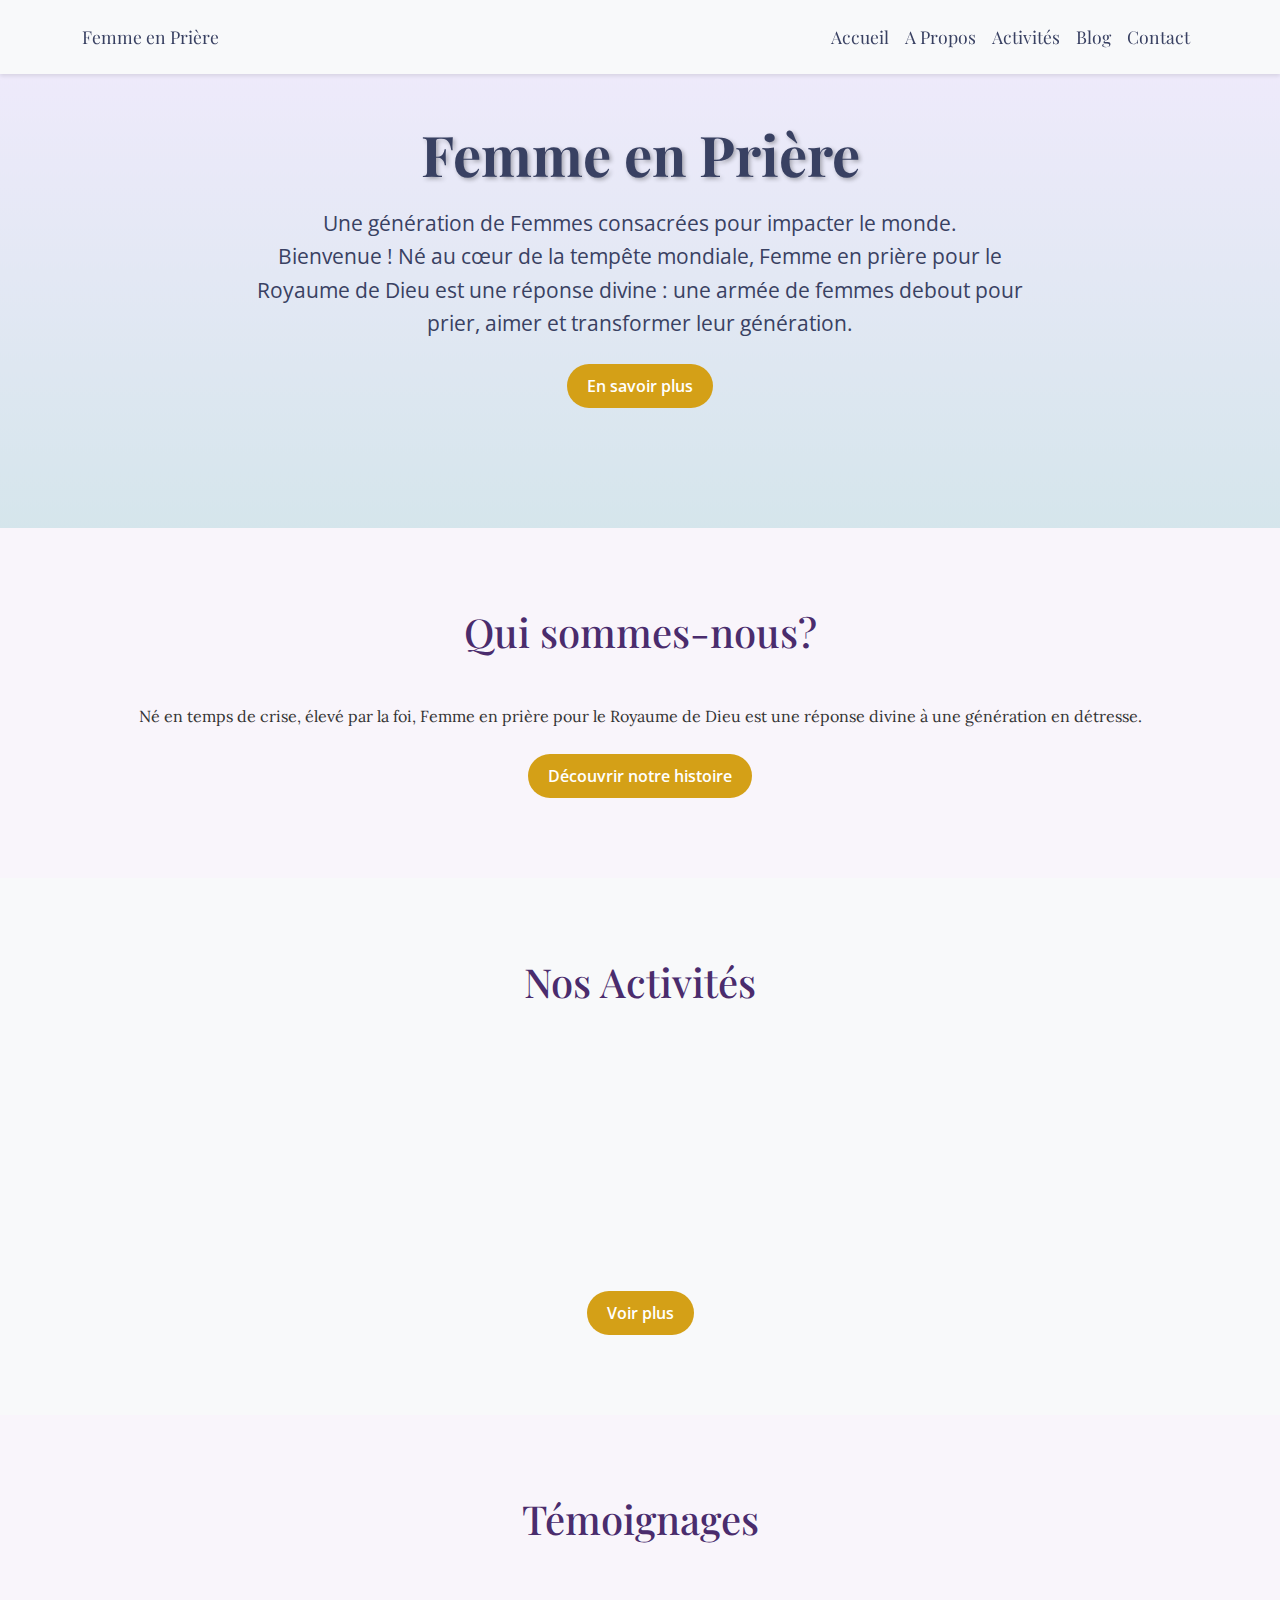
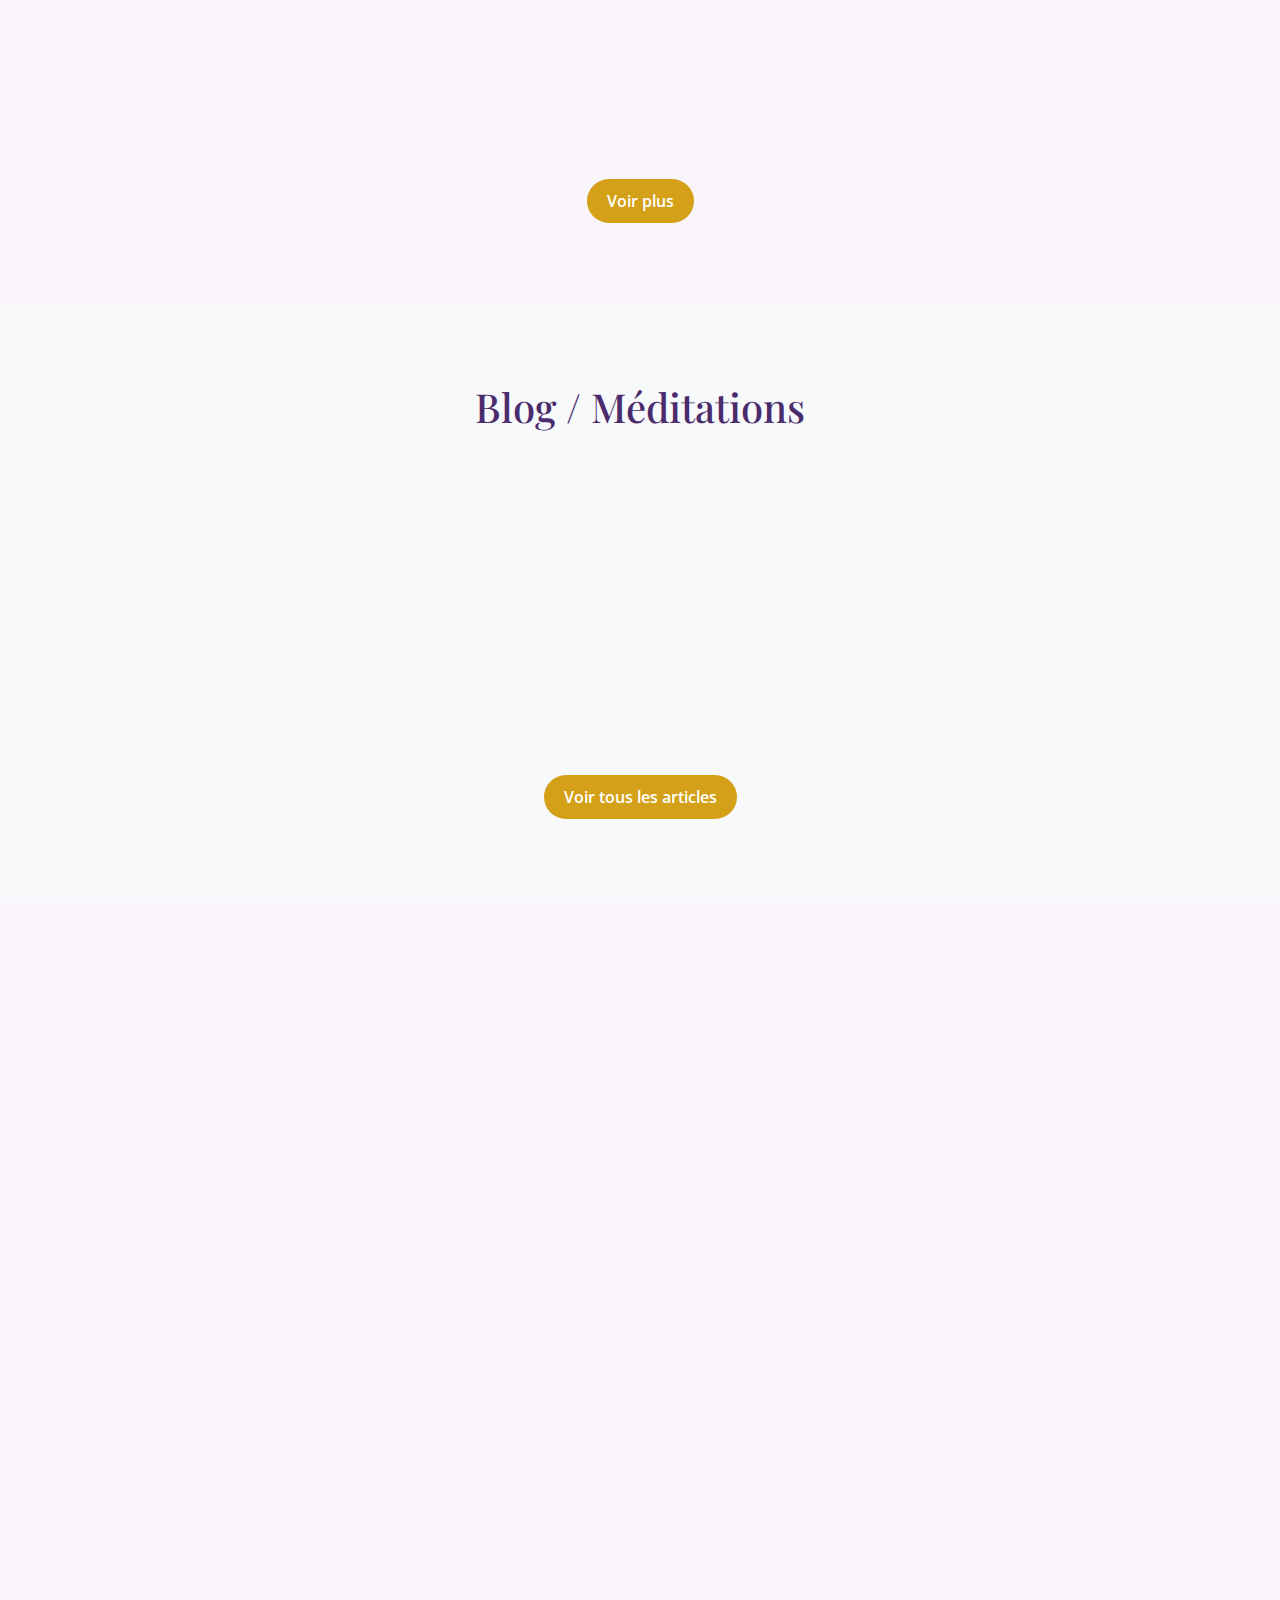
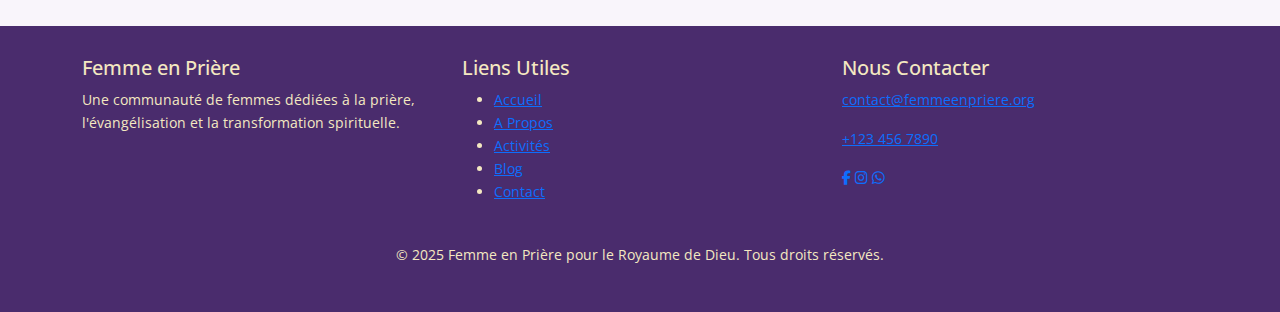
<file: index.html>
<!DOCTYPE html>
<html lang="fr">
<head>
    <meta charset="UTF-8">
    <meta name="viewport" content="width=device-width, initial-scale=1.0">
    <title>Femme en Prière</title>
    <!-- Bootstrap CSS -->
    <link href="https://cdn.jsdelivr.net/npm/bootstrap@5.3.2/dist/css/bootstrap.min.css" rel="stylesheet">
    <!-- Google Fonts -->
    <link href="https://fonts.googleapis.com/css2?family=Playfair+Display:wght@400;700&family=Lora:wght@400;700&family=Open+Sans:wght@300;400;600&display=swap" rel="stylesheet">
    <!-- Font Awesome for social media icons -->
    <link href="https://cdnjs.cloudflare.com/ajax/libs/font-awesome/6.4.2/css/all.min.css" rel="stylesheet">
    <!-- Custom CSS -->
    <link href="styles.css" rel="stylesheet">
</head>
<body>
    <!-- Navigation -->
    <nav class="navbar navbar-expand-lg navbar-light bg-light fixed-top">
        <div class="container">
            <a class="navbar-brand" href="#">Femme en Prière</a>
            <button class="navbar-toggler" type="button" data-bs-toggle="collapse" data-bs-target="#navbarNav" aria-controls="navbarNav" aria-expanded="false" aria-label="Toggle navigation">
                <span class="navbar-toggler-icon"></span>
            </button>
            <div class="collapse navbar-collapse" id="navbarNav">
                <ul class="navbar-nav ms-auto">
                    <li class="nav-item">
                        <a class="nav-link" href="#home">Accueil</a>
                    </li>
                    <li class="nav-item">
                        <a class="nav-link" href="#about">A Propos</a>
                    </li>
                    <li class="nav-item">
                        <a class="nav-link" href="#activities">Activités</a>
                    </li>
                    <li class="nav-item">
                        <a class="nav-link" href="#blog">Blog</a>
                    </li>
                    <li class="nav-item">
                        <a class="nav-link" href="#contact">Contact</a>
                    </li>
                </ul>
            </div>
        </div>
    </nav>

    <!-- Hero Section -->
    <section id="home" class="hero-section">
        <div class="container">
            <h1>Femme en Prière</h1>
            <p>Une génération de Femmes consacrées pour impacter le monde.</p>
            <p>Bienvenue ! Né au cœur de la tempête mondiale, Femme en prière pour le Royaume de Dieu est une réponse divine : une armée de femmes debout pour prier, aimer et transformer leur génération.</p>
            <a href="#about" class="btn btn-primary mt-4">En savoir plus</a>
        </div>
    </section>

    <!-- About Section -->
    <section id="about" class="section-padding">
        <div class="container animate-on-scroll">
            <h2 class="text-center mb-5">Qui sommes-nous?</h2>
            <p class="text-center">Né en temps de crise, élevé par la foi, Femme en prière pour le Royaume de Dieu est une réponse divine à une génération en détresse.</p>
            <div class="text-center mt-4">
                <a href="./about.html" class="btn btn-primary">Découvrir notre histoire</a>
            </div>
        </div>
    </section>

    <!-- Activities Section -->
    <section id="activities" class="section-padding bg-light">
        <div class="container">
            <h2 class="text-center mb-5">Nos Activités</h2>
            <div class="row">
                <div class="col-md-3 mb-4">
                    <div class="card text-center animate-on-scroll">
                        <div class="card-body">
                            <i class="fas fa-pray fa-2x mb-3"></i>
                            <h5 class="card-title">Prière</h5>
                            <p class="card-text">Des rencontres pour fortifier votre foi et intercéder ensemble.</p>
                        </div>
                    </div>
                </div>
                <div class="col-md-3 mb-4">
                    <div class="card text-center animate-on-scroll">
                        <div class="card-body">
                            <i class="fas fa-globe fa-2x mb-3"></i>
                            <h5 class="card-title">Evangélisation</h5>
                            <p class="card-text">Porter la lumière du Royaume aux nations par nos vies et nos paroles.</p>
                        </div>
                    </div>
                </div>
                <div class="col-md-3 mb-4">
                    <div class="card text-center animate-on-scroll">
                        <div class="card-body">
                            <i class="fas fa-hands-helping fa-2x mb-3"></i>
                            <h5 class="card-title">Aide sociale</h5>
                            <p class="card-text">Soutenir les femmes dans le besoin avec compassion et amour.</p>
                        </div>
                    </div>
                </div>
                <div class="col-md-3 mb-4">
                    <div class="card text-center animate-on-scroll">
                        <div class="card-body">
                            <i class="fas fa-calendar-alt fa-2x mb-3"></i>
                            <h5 class="card-title">Témoignages</h5>
                            <p class="card-text">Partager des histoires inspirantes de transformation et de foi.</p>
                        </div>
                    </div>
                </div>
            </div>
            <div class="text-center mt-4">
                <a href="activities.html" class="btn btn-primary">Voir plus</a>
            </div>
        </div>
    </section>

    <!-- Testimonials Section -->
    <section id="testimonials" class="section-padding">
        <div class="container">
            <h2 class="text-center mb-5">Témoignages</h2>
            <div class="row">
                <div class="col-md-4 mb-4">
                    <div class="card testimonial-card animate-on-scroll">
                        <div class="card-body">
                            <p class="card-text">"Grâce à ce groupe, ma foi a été renouvelée et ma vie transformée."</p>
                            <h6 class="card-subtitle text-muted text-end">- Marie L.</h6>
                        </div>
                    </div>
                </div>
                <div class="col-md-4 mb-4">
                    <div class="card testimonial-card animate-on-scroll">
                        <div class="card-body">
                            <p class="card-text">"J'ai trouvé une communauté de soutien fidèle dans la prière."</p>
                            <h6 class="card-subtitle text-muted text-end">- Fatima B.</h6>
                        </div>
                    </div>
                </div>
                <div class="col-md-4 mb-4">
                    <div class="card testimonial-card animate-on-scroll">
                        <div class="card-body">
                            <p class="card-text">"Les enseignements et les temps de prière m'ont rapprochée de Dieu comme jamais auparavant."</p>
                            <h6 class="card-subtitle text-muted text-end">- Chantal K.</h6>
                        </div>
                    </div>
                </div>
            </div>
            <div class="text-center mt-4">
                <a href="testimonials.html" class="btn btn-primary">Voir plus</a>
            </div>
        </div>
    </section>

<!-- Blog Section -->
<section id="blog" class="section-padding bg-light">
    <div class="container">
        <h2 class="text-center mb-5">Blog / Méditations</h2>
        <div class="row">
            <div class="col-md-4 mb-4">
                <div class="card blog-card animate-on-scroll">
                    <div class="card-body">
                        <h5 class="card-title">Trouver la paix dans la tempête</h5>
                        <p class="card-text">15 Juillet 2024</p>
                        <p class="card-text">Comment la prière peut nous ancrer même lorsque tout semble incertain...</p>
                        <a href="#" class="btn btn-primary">Lire la suite</a>
                    </div>
                </div>
            </div>
            <div class="col-md-4 mb-4">
                <div class="card blog-card animate-on-scroll">
                    <div class="card-body">
                        <h5 class="card-title">L'importance de la communion fraternelle</h5>
                        <p class="card-text">10 Juillet 2024</p>
                        <p class="card-text">Se réunir en tant que femmes de foi pour s'encourager mutuellement...</p>
                        <a href="#" class="btn btn-primary">Lire la suite</a>
                    </div>
                </div>
            </div>
            <div class="col-md-4 mb-4">
                <div class="card blog-card animate-on-scroll">
                    <div class="card-body">
                        <h5 class="card-title">Répondre à l'appel de Dieu</h5>
                        <p class="card-text">5 Juillet 2024</p>
                        <p class="card-text">Discerner et obéir à la voix de Dieu dans notre vie quotidienne...</p>
                        <a href="#" class="btn btn-primary">Lire la suite</a>
                    </div>
                </div>
            </div>
        </div>
        <div class="text-center mt-4">
            <a href="blog.html" class="btn btn-primary">Voir tous les articles</a>
        </div>
    </div>
</section>

<!-- Contact Section -->
<section id="contact" class="section-padding">
    <div class="container animate-on-scroll">
        <h2 class="text-center mb-5">Contactez-nous</h2>
        <div class="row justify-content-center">
            <div class="col-md-6">
                <form>
                    <div class="mb-3">
                        <label for="name" class="form-label">Nom</label>
                        <input type="text" class="form-control" id="name" required>
                    </div>
                    <div class="mb-3">
                        <label for="email" class="form-label">Email</label>
                        <input type="email" class="form-control" id="email" required>
                    </div>
                    <div class="mb-3">
                        <label for="message" class="form-label">Message</label>
                        <textarea class="form-control" id="message" rows="5" required></textarea>
                    </div>
                    <button type="submit" class="btn btn-primary w-100">Envoyer</button>
                </form>
            </div>
        </div>
        <div class="text-center mt-4">
            <a href="contact.html" class="btn btn-primary">Plus d'infos</a>
        </div>
    </div>
</section>

    <!-- Footer -->
    <footer class="footer">
        <div class="container">
            <div class="row">
                <div class="col-md-4 mb-4 mb-md-0">
                    <h5 class="footer-title">Femme en Prière</h5>
                    <p class="footer-text">Une communauté de femmes dédiées à la prière, l'évangélisation et la transformation spirituelle.</p>
                </div>
                <div class="col-md-4 mb-4 mb-md-0">
                    <h5 class="footer-title">Liens Utiles</h5>
                    <ul class="footer-nav">
                        <li><a href="index.html#home">Accueil</a></li>
                        <li><a href="about.html">A Propos</a></li>
                        <li><a href="activities.html">Activités</a></li>
                        <li><a href="blog.html">Blog</a></li>
                        <li><a href="contact.html">Contact</a></li>
                    </ul>
                </div>
                <div class="col-md-4 mb-4 mb-md-0">
                    <h5 class="footer-title">Nous Contacter</h5>
                    <p class="footer-text"><a href="mailto:contact@femmeenpriere.org" class="footer-link">contact@femmeenpriere.org</a></p>
                    <p class="footer-text"><a href="https://wa.me/1234567890" class="footer-link">+123 456 7890</a></p>
                    <div class="social-media mt-3">
                        <a href="https://facebook.com/femmeenpriere" target="_blank" class="social-icon"><i class="fab fa-facebook-f"></i></a>
                        <a href="https://instagram.com/femmeenpriere" target="_blank" class="social-icon"><i class="fab fa-instagram"></i></a>
                        <a href="https://wa.me/1234567890" target="_blank" class="social-icon"><i class="fab fa-whatsapp"></i></a>
                    </div>
                </div>
            </div>
            <div class="footer-bottom text-center mt-4">
                <p>© 2025 Femme en Prière pour le Royaume de Dieu. Tous droits réservés.</p>
            </div>
        </div>
    </footer>

<!-- Bootstrap JS and Popper.js -->
<script src="https://cdn.jsdelivr.net/npm/@popperjs/core@2.11.8/dist/umd/popper.min.js"></script>
<script src="https://cdn.jsdelivr.net/npm/bootstrap@5.3.2/dist/js/bootstrap.min.js"></script>
<!-- Custom JS -->
<script src="scripts.js"></script>

</body>
</html>
</file>
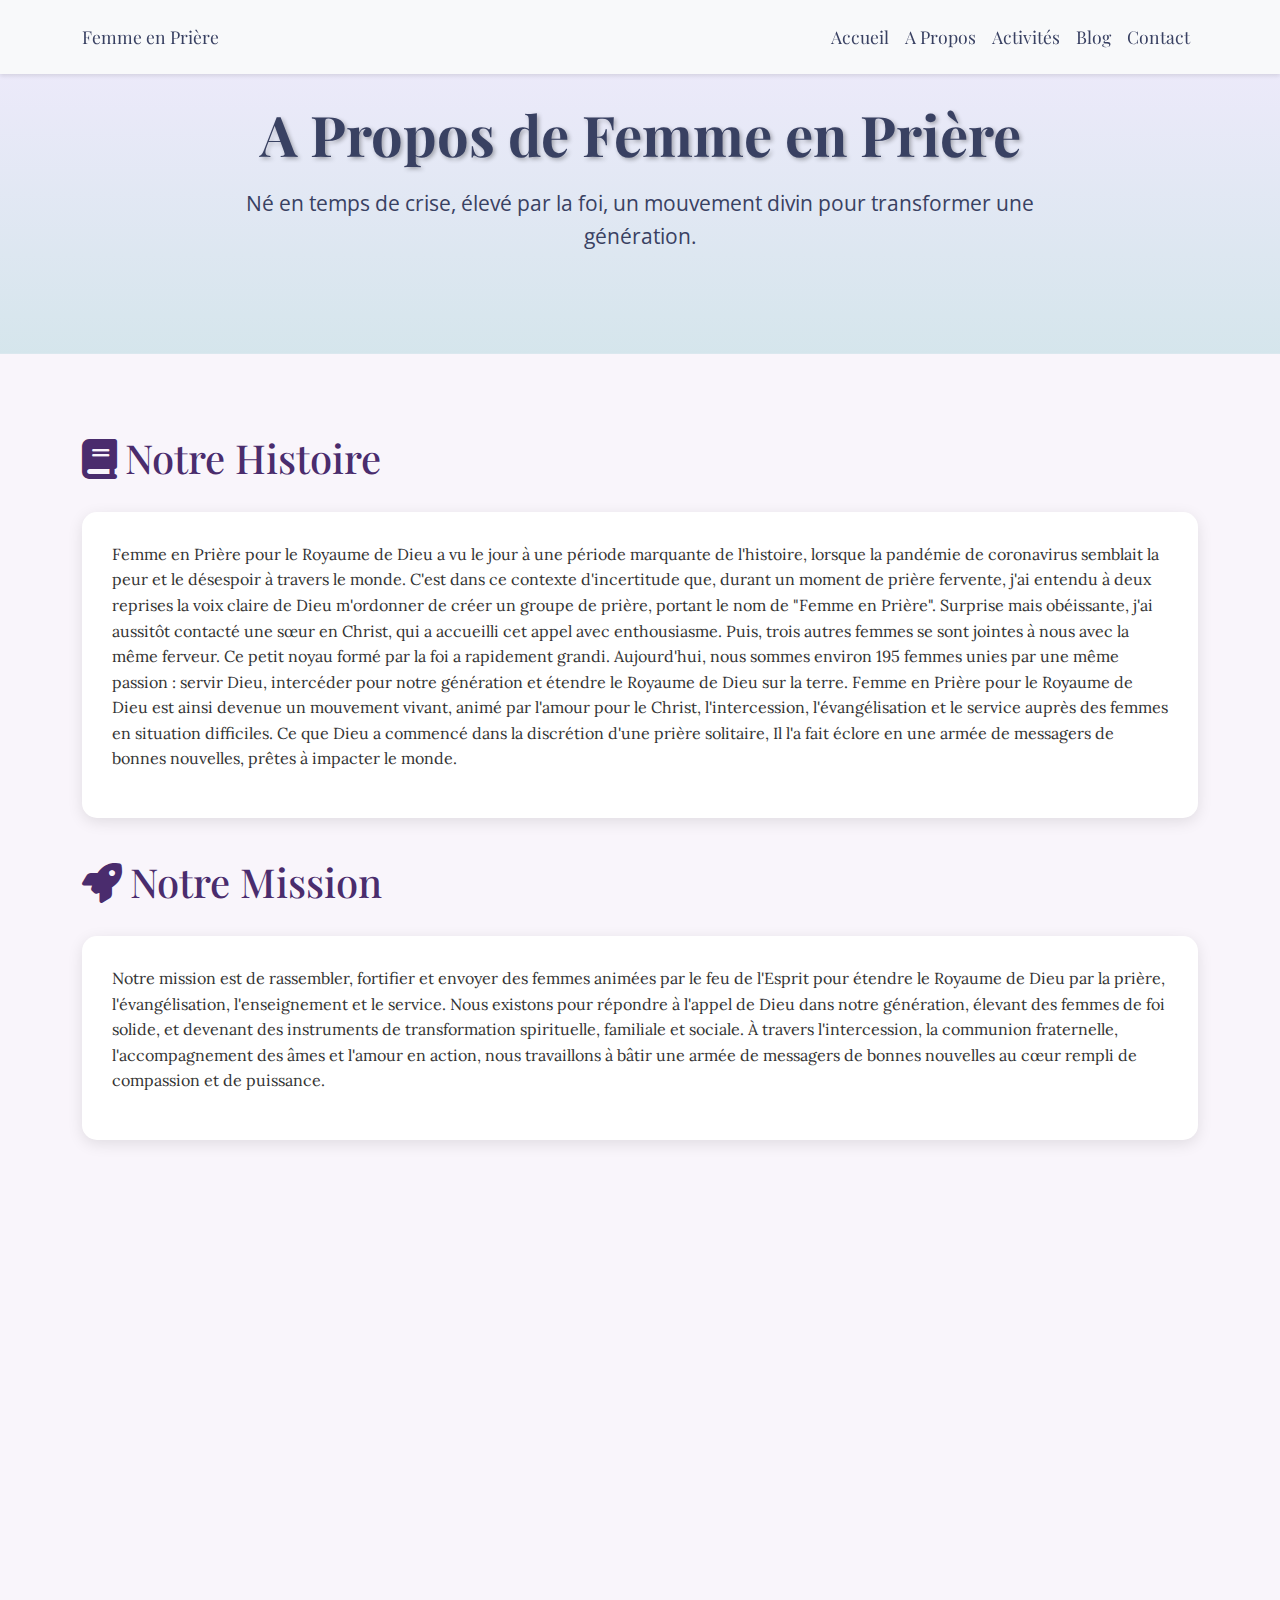
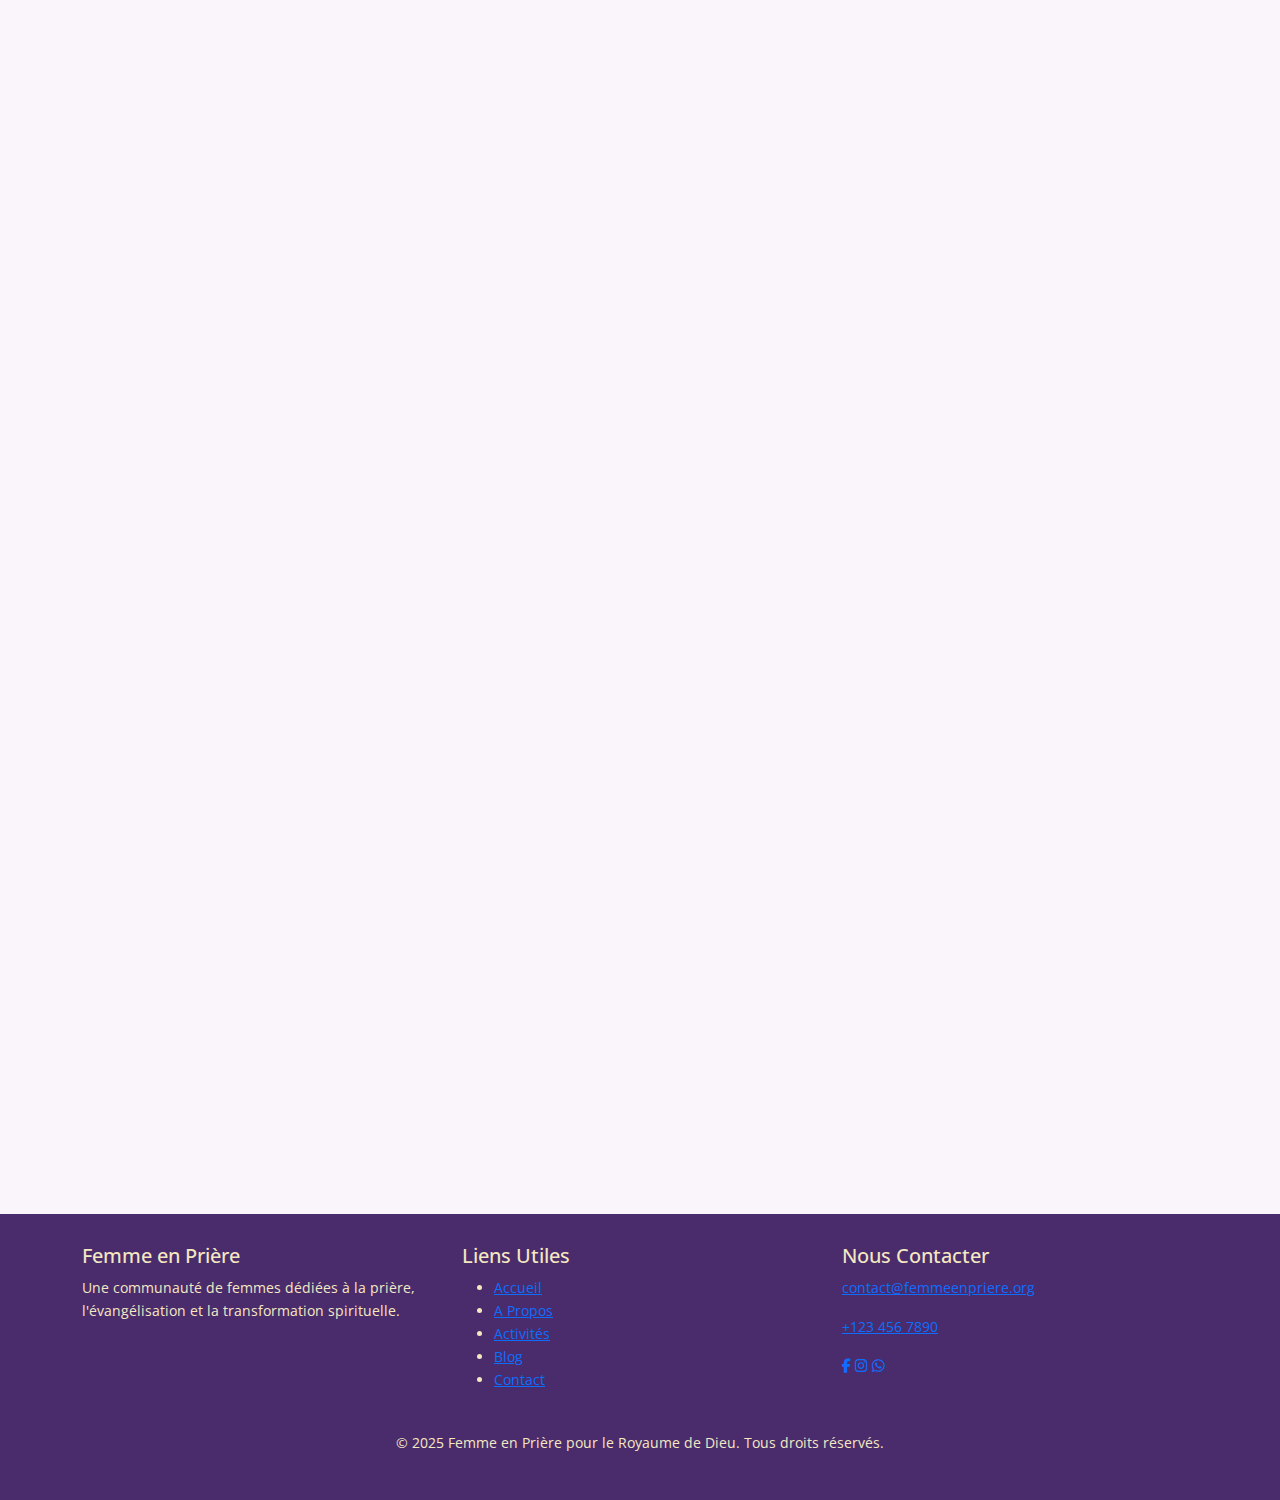
<file: about.html>
<!DOCTYPE html>
<html lang="fr">
<head>
    <meta charset="UTF-8">
    <meta name="viewport" content="width=device-width, initial-scale=1.0">
    <title>A Propos - Femme en Prière</title>
    <!-- Bootstrap CSS -->
    <link href="https://cdn.jsdelivr.net/npm/bootstrap@5.3.2/dist/css/bootstrap.min.css" rel="stylesheet">
    <!-- Google Fonts -->
    <link href="https://fonts.googleapis.com/css2?family=Playfair+Display:wght@400;700&family=Lora:wght@400;700&family=Open+Sans:wght@300;400;600&display=swap" rel="stylesheet">
    <!-- Font Awesome for social media and value icons -->
    <link href="https://cdnjs.cloudflare.com/ajax/libs/font-awesome/6.4.2/css/all.min.css" rel="stylesheet">
    <!-- Custom CSS -->
    <link href="styles.css" rel="stylesheet">
</head>
<body>
<!-- Navigation -->
<nav class="navbar navbar-expand-lg navbar-light bg-light fixed-top">
    <div class="container">
        <a class="navbar-brand" href="#">Femme en Prière</a>
        <button class="navbar-toggler" type="button" data-bs-toggle="collapse" data-bs-target="#navbarNav" aria-controls="navbarNav" aria-expanded="false" aria-label="Toggle navigation">
            <span class="navbar-toggler-icon"></span>
        </button>
        <div class="collapse navbar-collapse" id="navbarNav">
            <ul class="navbar-nav ms-auto">
                <li class="nav-item">
                    <a class="nav-link" href="./index.html">Accueil</a>
                </li>
                <li class="nav-item">
                    <a class="nav-link" href="./about.html">A Propos</a>
                </li>
                <li class="nav-item">
                    <a class="nav-link" href="#activities">Activités</a>
                </li>
                <li class="nav-item">
                    <a class="nav-link" href="#blog">Blog</a>
                </li>
                <li class="nav-item">
                    <a class="nav-link" href="#contact">Contact</a>
                </li>
            </ul>
        </div>
    </div>
</nav>

    <!-- Hero Section -->
    <section id="about-hero" class="hero-section2">
        <div class="container">
            <h1>A Propos de Femme en Prière</h1>
            <p>Né en temps de crise, élevé par la foi, un mouvement divin pour transformer une génération.</p>
            <!-- <a href="#about-content" class="btn btn-primary mt-4">Découvrez notre histoire</a> -->
        </div>
    </section>

  <!-- About Content Section -->
  <section id="about-content" class="section-padding">
    <div class="container">
        <!-- Notre Histoire -->
        <div class="content-section animate-on-scroll">
            <h2 class="about-subheading"><i class="fas fa-book me-2"></i>Notre Histoire</h2>
            <div class="content-card">
                <p>Femme en Prière pour le Royaume de Dieu a vu le jour à une période marquante de l'histoire, lorsque la pandémie de coronavirus semblait la peur et le désespoir à travers le monde. C'est dans ce contexte d'incertitude que, durant un moment de prière fervente, j'ai entendu à deux reprises la voix claire de Dieu m'ordonner de créer un groupe de prière, portant le nom de "Femme en Prière". Surprise mais obéissante, j'ai aussitôt contacté une sœur en Christ, qui a accueilli cet appel avec enthousiasme. Puis, trois autres femmes se sont jointes à nous avec la même ferveur. Ce petit noyau formé par la foi a rapidement grandi. Aujourd'hui, nous sommes environ 195 femmes unies par une même passion : servir Dieu, intercéder pour notre génération et étendre le Royaume de Dieu sur la terre. Femme en Prière pour le Royaume de Dieu est ainsi devenue un mouvement vivant, animé par l'amour pour le Christ, l'intercession, l'évangélisation et le service auprès des femmes en situation difficiles. Ce que Dieu a commencé dans la discrétion d'une prière solitaire, Il l'a fait éclore en une armée de messagers de bonnes nouvelles, prêtes à impacter le monde.</p>
            </div>
        </div>

        <!-- Notre Mission -->
        <div class="content-section animate-on-scroll">
            <h2 class="about-subheading"><i class="fas fa-rocket me-2"></i>Notre Mission</h2>
            <div class="content-card">
                <p>Notre mission est de rassembler, fortifier et envoyer des femmes animées par le feu de l'Esprit pour étendre le Royaume de Dieu par la prière, l'évangélisation, l'enseignement et le service. Nous existons pour répondre à l'appel de Dieu dans notre génération, élevant des femmes de foi solide, et devenant des instruments de transformation spirituelle, familiale et sociale. À travers l'intercession, la communion fraternelle, l'accompagnement des âmes et l'amour en action, nous travaillons à bâtir une armée de messagers de bonnes nouvelles au cœur rempli de compassion et de puissance.</p>
            </div>
        </div>

        <!-- Notre Vision -->
        <div class="content-section animate-on-scroll">
            <h2 class="about-subheading"><i class="fas fa-eye me-2"></i>Notre Vision</h2>
            <div class="content-card">
                <p>Notre vision est de voir une multitude de femmes se lever dans la foi et dans la puissance du Saint-Esprit pour impacter leur entourage, leurs familles, leurs communautés et leur nation. Nous aspirons à ce que chaque femme découvre son identité royale en Christ, développe ses dons spirituels, et avance avec assurance dans sa mission divine. Femme en Prière pour le Royaume de Dieu rêve d'une génération de femmes intimes de Dieu, victorieuses dans la prière, solides dans la Parole, et brillantes de Sa gloire jusqu'aux extrémités de la terre.</p>
            </div>
        </div>

        <!-- Notre Objectif -->
        <div class="content-section animate-on-scroll">
            <h2 class="about-subheading"><i class="fas fa-bullseye me-2"></i>Notre Objectif</h2>
            <div class="content-card">
                <p>Notre objectif : Voir une génération de femmes enracinées dans la prière, affermies dans la foi, et pleinement engagées à bâtir le Royaume de Dieu sur la terre. À travers la prière, l'enseignement biblique, l'évangélisation, et l'entraide fraternelle, nous visons à :</p>
                <ul>
                    <li>Éveiller les femmes à leur identité royale en Jésus-Christ,</li>
                    <li>Développer leur potentiel spirituel, personnel et communautaire,</li>
                    <li>Ancien des leaders solides, capables d'influencer leur famille, leur église et la société,</li>
                    <li>Porter la lumière et la bonne nouvelle de Jésus-Christ dans un monde en détresse.</li>
                </ul>
                <p>En restant fermement attachés à la Parole de Dieu et conduites par le Saint-Esprit, nous aspirons à voir des vies transformées, des foyers restaurés et des nations touchées par la gloire de Dieu.</p>
                <p class="text-center font-italic">Notre but : Bâtir, éveiller, envoyer des femmes fortes pour le Royaume de Dieu.</p>
            </div>
        </div>

        <!-- Nos Valeurs -->
        <div class="content-section animate-on-scroll">
            <h2 class="about-subheading"><i class="fas fa-gem me-2"></i>Nos Valeurs</h2>
            <div class="row">
                <div class="col-md-4 mb-4">
                    <div class="value-card">
                        <i class="fas fa-cross fa-2x mb-3"></i>
                        <h5>Foi</h5>
                        <p>Nous croyons que rien n'est impossible à Dieu. Nous marchons par la foi et non par la vue, réaffirmons toute notre confiance dans Ses promesses.</p>
                    </div>
                </div>
                <div class="col-md-4 mb-4">
                    <div class="value-card">
                        <i class="fas fa-heart fa-2x mb-3"></i>
                        <h5>Amour</h5>
                        <p>Nous sommes appelés à aimer Dieu de tout notre cœur et à aimer notre prochain avec compassion, sans jugement, en reflétant l'amour du Christ dans nos actions.</p>
                    </div>
                </div>
                <div class="col-md-4 mb-4">
                    <div class="value-card">
                        <i class="fas fa-balance-scale fa-2x mb-3"></i>
                        <h5>Intégrité</h5>
                        <p>Nous vivons selon les standards de la Parole de Dieu, en cherchant à être vraies, honnêtes et fidèles dans tous nos engagements.</p>
                    </div>
                </div>
                <div class="col-md-4 mb-4">
                    <div class="value-card">
                        <i class="fas fa-pray fa-2x mb-3"></i>
                        <h5>Obéissance</h5>
                        <p>Nous répondons avec empressement aux directions du Saint-Esprit, reconnaissant que l'obéissance est la clé pour marcher dans la volonté divine.</p>
                    </div>
                </div>
                <div class="col-md-4 mb-4">
                    <div class="value-card">
                        <i class="fas fa-hands-helping fa-2x mb-3"></i>
                        <h5>Service</h5>
                        <p>Nous nous engageons à servir avec humilité, cherchant à édifier, encourager et soutenir ceux que Dieu place sur notre chemin.</p>
                    </div>
                </div>
                <div class="col-md-4 mb-4">
                    <div class="value-card">
                        <i class="fas fa-users fa-2x mb-3"></i>
                        <h5>Unité</h5>
                        <p>Nous croyons que la force de l'Église réside dans l'unité. Nous œuvrons ensemble, sans rivalité, en valorisant chaque don et chaque sœur.</p>
                    </div>
                </div>
                <div class="col-md-4 mb-4">
                    <div class="value-card">
                        <i class="fas fa-running fa-2x mb-3"></i>
                        <h5>Persévérance</h5>
                        <p>Face aux défis, nous persévérons dans la prière, la foi et l'action, sachant que Celui qui a commencé une bonne œuvre en nous l'achèvera.</p>
                    </div>
                </div>
            </div>
        </div>
    </div>
</section>

    <!-- Footer -->
    <footer class="footer">
        <div class="container">
            <div class="row">
                <div class="col-md-4 mb-4 mb-md-0">
                    <h5 class="footer-title">Femme en Prière</h5>
                    <p class="footer-text">Une communauté de femmes dédiées à la prière, l'évangélisation et la transformation spirituelle.</p>
                </div>
                <div class="col-md-4 mb-4 mb-md-0">
                    <h5 class="footer-title">Liens Utiles</h5>
                    <ul class="footer-nav">
                        <li><a href="index.html#home">Accueil</a></li>
                        <li><a href="about.html">A Propos</a></li>
                        <li><a href="activities.html">Activités</a></li>
                        <li><a href="blog.html">Blog</a></li>
                        <li><a href="contact.html">Contact</a></li>
                    </ul>
                </div>
                <div class="col-md-4 mb-4 mb-md-0">
                    <h5 class="footer-title">Nous Contacter</h5>
                    <p class="footer-text"><a href="mailto:contact@femmeenpriere.org" class="footer-link">contact@femmeenpriere.org</a></p>
                    <p class="footer-text"><a href="https://wa.me/1234567890" class="footer-link">+123 456 7890</a></p>
                    <div class="social-media mt-3">
                        <a href="https://facebook.com/femmeenpriere" target="_blank" class="social-icon"><i class="fab fa-facebook-f"></i></a>
                        <a href="https://instagram.com/femmeenpriere" target="_blank" class="social-icon"><i class="fab fa-instagram"></i></a>
                        <a href="https://wa.me/1234567890" target="_blank" class="social-icon"><i class="fab fa-whatsapp"></i></a>
                    </div>
                </div>
            </div>
            <div class="footer-bottom text-center mt-4">
                <p>© 2025 Femme en Prière pour le Royaume de Dieu. Tous droits réservés.</p>
            </div>
        </div>
    </footer>

    <!-- Bootstrap JS and Popper.js -->
    <script src="https://cdn.jsdelivr.net/npm/@popperjs/core@2.11.8/dist/umd/popper.min.js"></script>
    <script src="https://cdn.jsdelivr.net/npm/bootstrap@5.3.2/dist/js/bootstrap.min.js"></script>
    <!-- Custom JS -->
    <script src="scripts.js"></script>
</body>
</html>
</file>
<file: styles.css>
body {
    font-family: 'Lora', serif;
    background-color: #f9f5fb;
    color: #333;
    line-height: 1.6;
}
.hero-section {
    /* background: linear-gradient(rgba(rgba(237, 228, 255, 1), 0.6), rgba(180, 134, 134, 0.6)), url('https://via.placeholder.com/1920x700.png?text=Spiritual+Hero+Image'); */
    background: linear-gradient(rgba(237, 228, 255, 0.6), rgba(189, 219, 226, 0.6)), url('https://via.placeholder.com/1920x700.png?text=Spiritual+Hero+Image');
    background-size: cover;
    background-position: center;
    color: #394162;
    padding: 120px 0;
    text-align: center;
    position: relative;
    overflow: hidden;
}

.hero-section h1 {
    font-family: 'Playfair Display', serif;
    font-size: 3.5rem;
    font-weight: 700;
    margin-bottom: 20px;
    text-shadow: 2px 2px 4px rgba(0,0,0,0.3);
}
.hero-section p {
    font-family: 'Open Sans', sans-serif;
    font-size: 1.3rem;
    max-width: 800px;
    margin: 0 auto;
}

.hero-section2 {
    /* background: linear-gradient(rgba(rgba(237, 228, 255, 1), 0.6), rgba(180, 134, 134, 0.6)), url('https://via.placeholder.com/1920x700.png?text=Spiritual+Hero+Image'); */
    background: linear-gradient(rgba(237, 228, 255, 0.6), rgba(189, 219, 226, 0.6)), url('https://via.placeholder.com/1920x700.png?text=Spiritual+Hero+Image');
    background-size: cover;
    background-position: center;
    color: #394162;
    padding: 100px 0;
    text-align: center;
    position: relative;
    overflow: hidden;
}

.hero-section2 h1 {
    font-family: 'Playfair Display', serif;
    font-size: 3.5rem;
    font-weight: 700;
    margin-bottom: 20px;
    text-shadow: 2px 2px 4px rgba(0,0,0,0.3);
}
.hero-section2 p {
    font-family: 'Open Sans', sans-serif;
    font-size: 1.3rem;
    max-width: 800px;
    margin: 0 auto;
}
.section-padding {
    padding: 80px 0;
}
.navbar {
    background-color: #4a2c6d;
    padding: 15px 0;
    box-shadow: 0 2px 4px rgba(0,0,0,0.1);
}
.navbar-brand, .nav-link {
    font-family: 'Playfair Display', serif;
    /* color: #8d6e00 !important; */
    color: #394162 !important;
    font-size: 1.1rem;
}
.nav-link:hover {
    color: #deb754 !important;
    transition: color 0.3s ease;
}
.card {
    border: none;
    border-radius: 15px;
    box-shadow: 0 4px 15px rgba(0,0,0,0.1);
    transition: transform 0.3s ease, box-shadow 0.3s ease;
    background-color: #fff;
}
.card:hover {
    transform: translateY(-8px);
    box-shadow: 0 8px 20px rgba(0,0,0,0.15);
}
.card-title {
    font-family: 'Playfair Display', serif;
    color: #4a2c6d;
}
.card-text {
    font-family: 'Open Sans', sans-serif;
    color: #555;
}
.btn-primary {
    background-color: #d4a017;
    border: none;
    font-family: 'Open Sans', sans-serif;
    font-weight: 600;
    border-radius: 25px;
    padding: 10px 20px;
    transition: background-color 0.3s ease;
}
.btn-primary:hover {
    background-color: #b88b14;
}
.footer {
    background-color: #4a2c6d;
    color: #f4e8c1;
    padding: 30px 0;
    font-family: 'Open Sans', sans-serif;
    font-size: 0.9rem;
}
h2 {
    font-family: 'Playfair Display', serif;
    color: #4a2c6d;
    font-size: 2.5rem;
    margin-bottom: 30px;
}
.form-control {
    border-radius: 10px;
    border: 1px solid #ddd;
    font-family: 'Open Sans', sans-serif;
}
.form-control:focus {
    border-color: #d4a017;
    box-shadow: 0 0 5px rgba(212,160,23,0.3);
}
.testimonial-card .card-body {
    background-color: #f9f5fb;
    border-radius: 15px;
}
.blog-card .card-body {
    padding: 20px;
}
.blog-card .card-title {
    font-size: 1.25rem;
}
.animate-on-scroll {
    opacity: 0;
    transform: translateY(20px);
    transition: opacity 0.5s ease, transform 0.5s ease;
}
.animate-on-scroll.visible {
    opacity: 1;
    transform: translateY(0);
}

/* Content card for about sections (Notre histoire, Mission, etc.) */
.content-card {
    background-color: #fff;
    padding: 30px;
    border-radius: 15px;
    box-shadow: 0 4px 15px rgba(0,0,0,0.1);
    margin-bottom: 30px;
}

/* Spacing between content sections */
.content-section {
    margin-bottom: 40px;
}

/* Styling for Font Awesome icons in value cards */
.value-card i {
    color: #4a2c6d;
}
</file>
